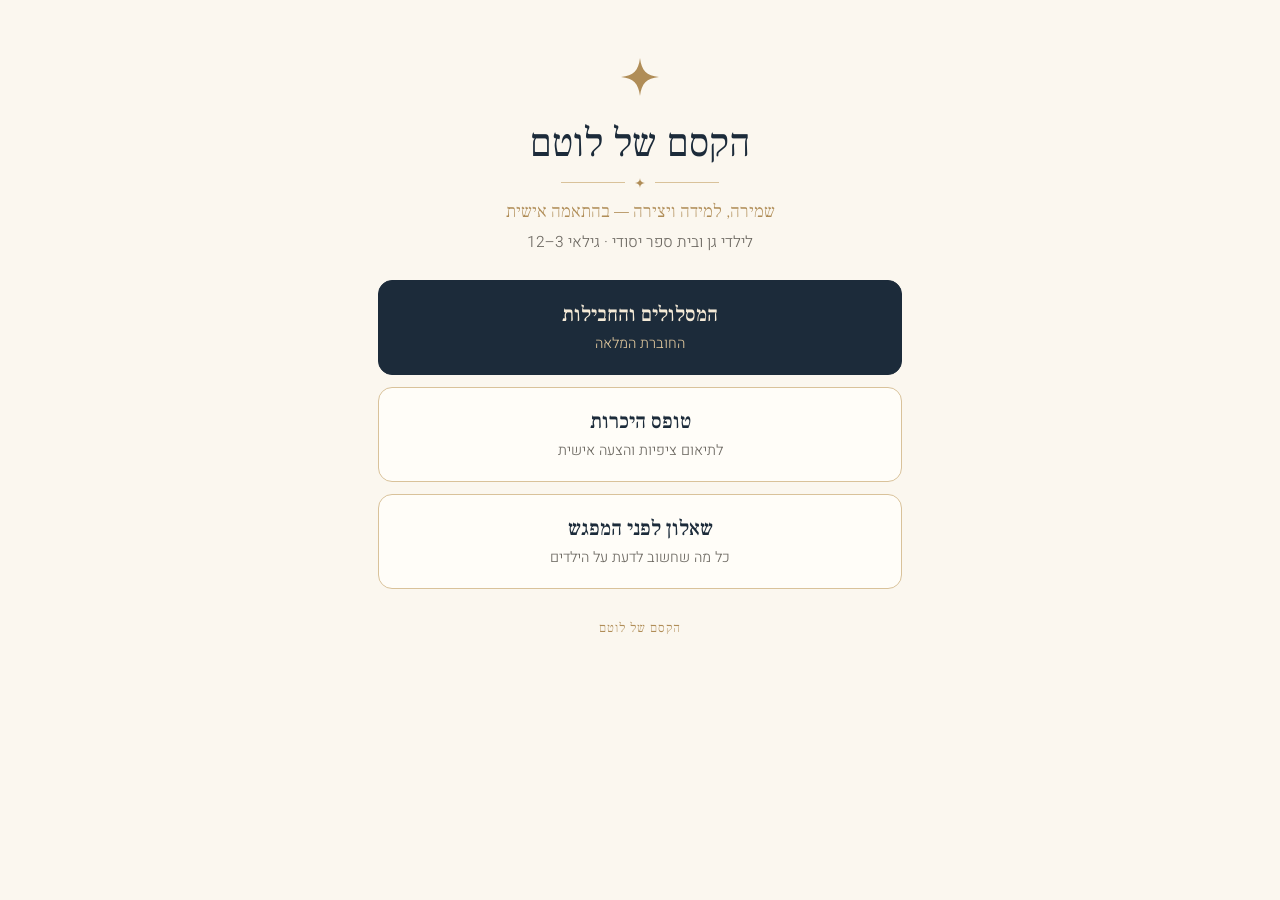
<file: index.html>
<!doctype html>
<html lang="he" dir="rtl">
<head>
<meta charset="utf-8">
<meta name="viewport" content="width=device-width, initial-scale=1">
<title>הקסם של לוטם</title>
<link rel="preconnect" href="https://fonts.googleapis.com">
<link rel="preconnect" href="https://fonts.gstatic.com" crossorigin>
<link href="https://fonts.googleapis.com/css2?family=Frank+Ruhl+Libre:wght@400;500&family=Heebo:wght@300;400;500&display=swap" rel="stylesheet">
<link rel="stylesheet" href="style.css">
</head>
<body>
<div class="wrap">
  <div class="hero">
    <svg class="star" viewBox="0 0 24 24"><path fill="currentColor" d="M12 0C13 8 16 11 24 12C16 13 13 16 12 24C11 16 8 13 0 12C8 11 11 8 12 0Z"/></svg>
    <h1>הקסם של לוטם</h1>
    <div class="ornament"><svg viewBox="0 0 24 24"><path fill="currentColor" d="M12 0C13 8 16 11 24 12C16 13 13 16 12 24C11 16 8 13 0 12C8 11 11 8 12 0Z"/></svg></div>
    <div class="tag">שמירה, למידה ויצירה — בהתאמה אישית</div>
    <p class="lead" style="margin-top:6px">לילדי גן ובית ספר יסודי · גילאי 3–12</p>
  </div>

  <div class="links">
    <a class="dark" href="brochure.pdf"><b>המסלולים והחבילות</b><span>החוברת המלאה</span></a>
    <a href="intake.html"><b>טופס היכרות</b><span>לתיאום ציפיות והצעה אישית</span></a>
    <a href="before.html"><b>שאלון לפני המפגש</b><span>כל מה שחשוב לדעת על הילדים</span></a>
  </div>

  <div class="foot">הקסם של לוטם</div>
</div>
</body>
</html>
</file>
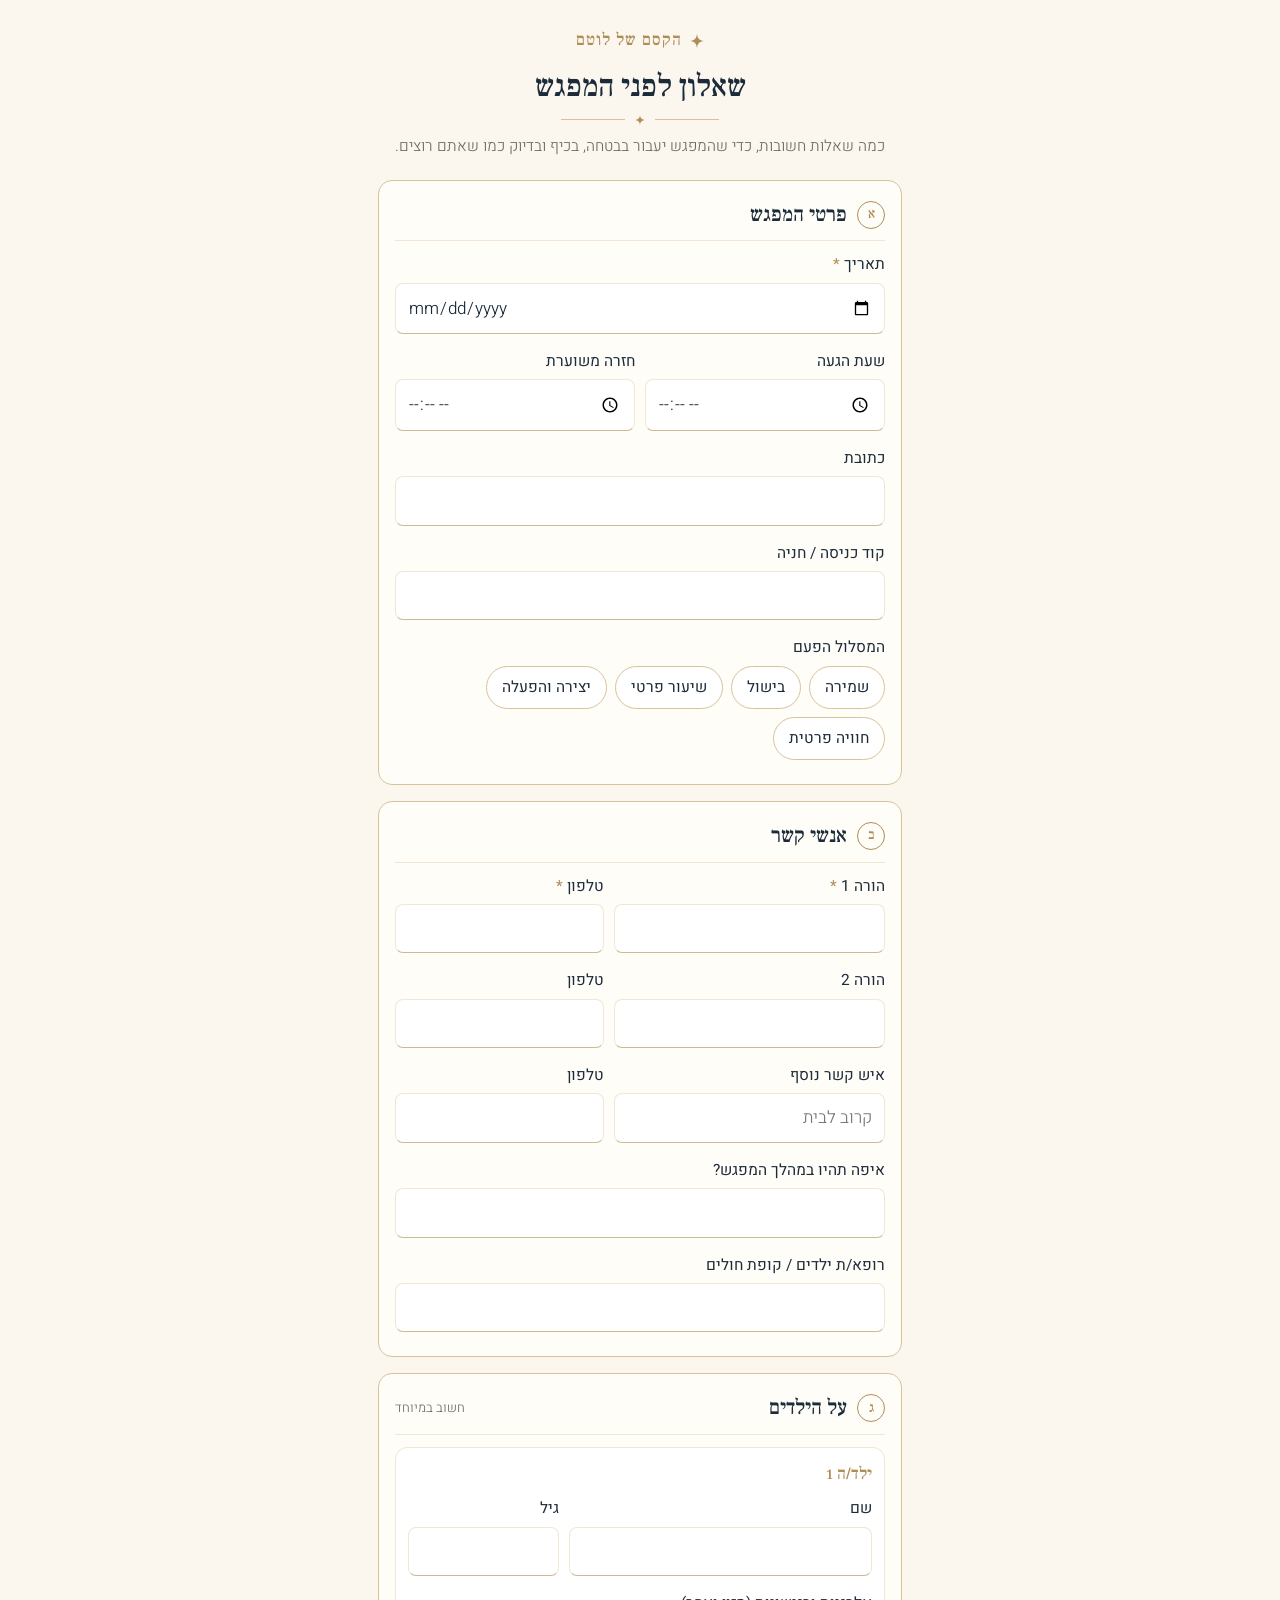
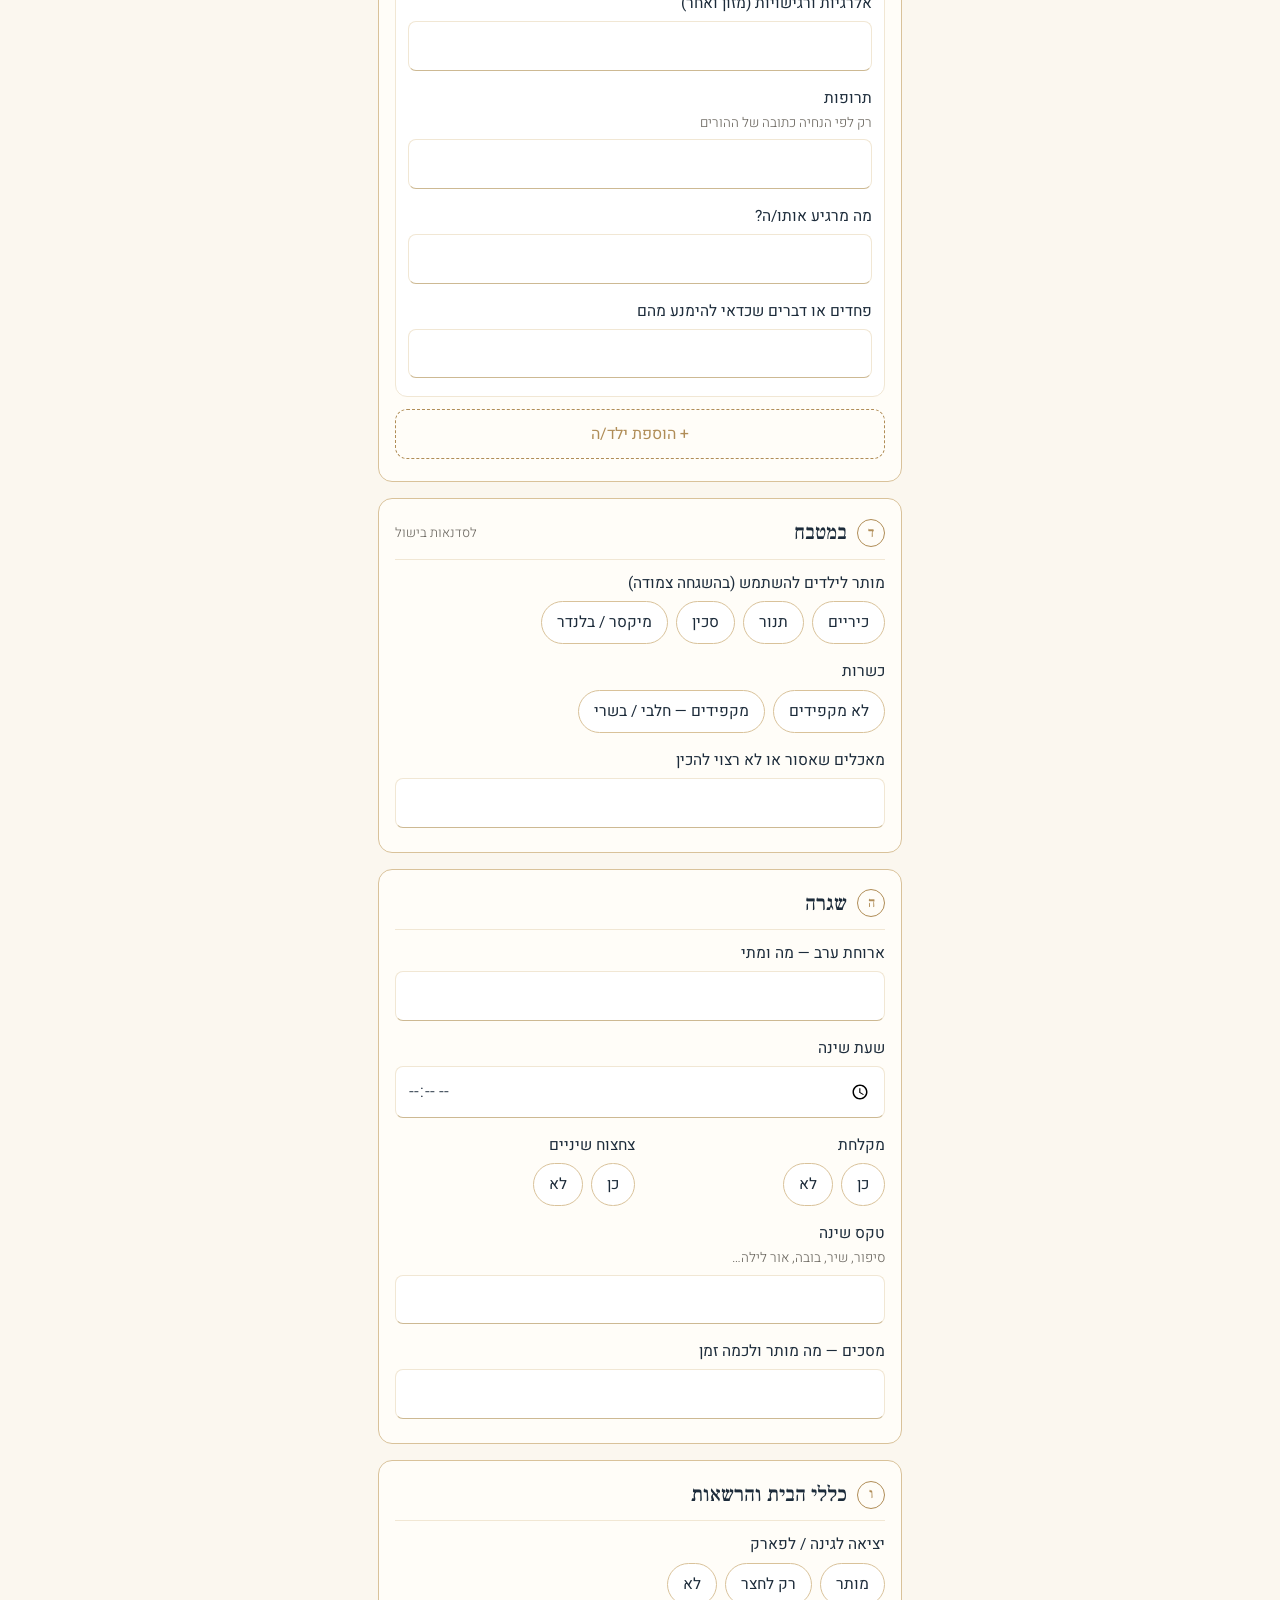
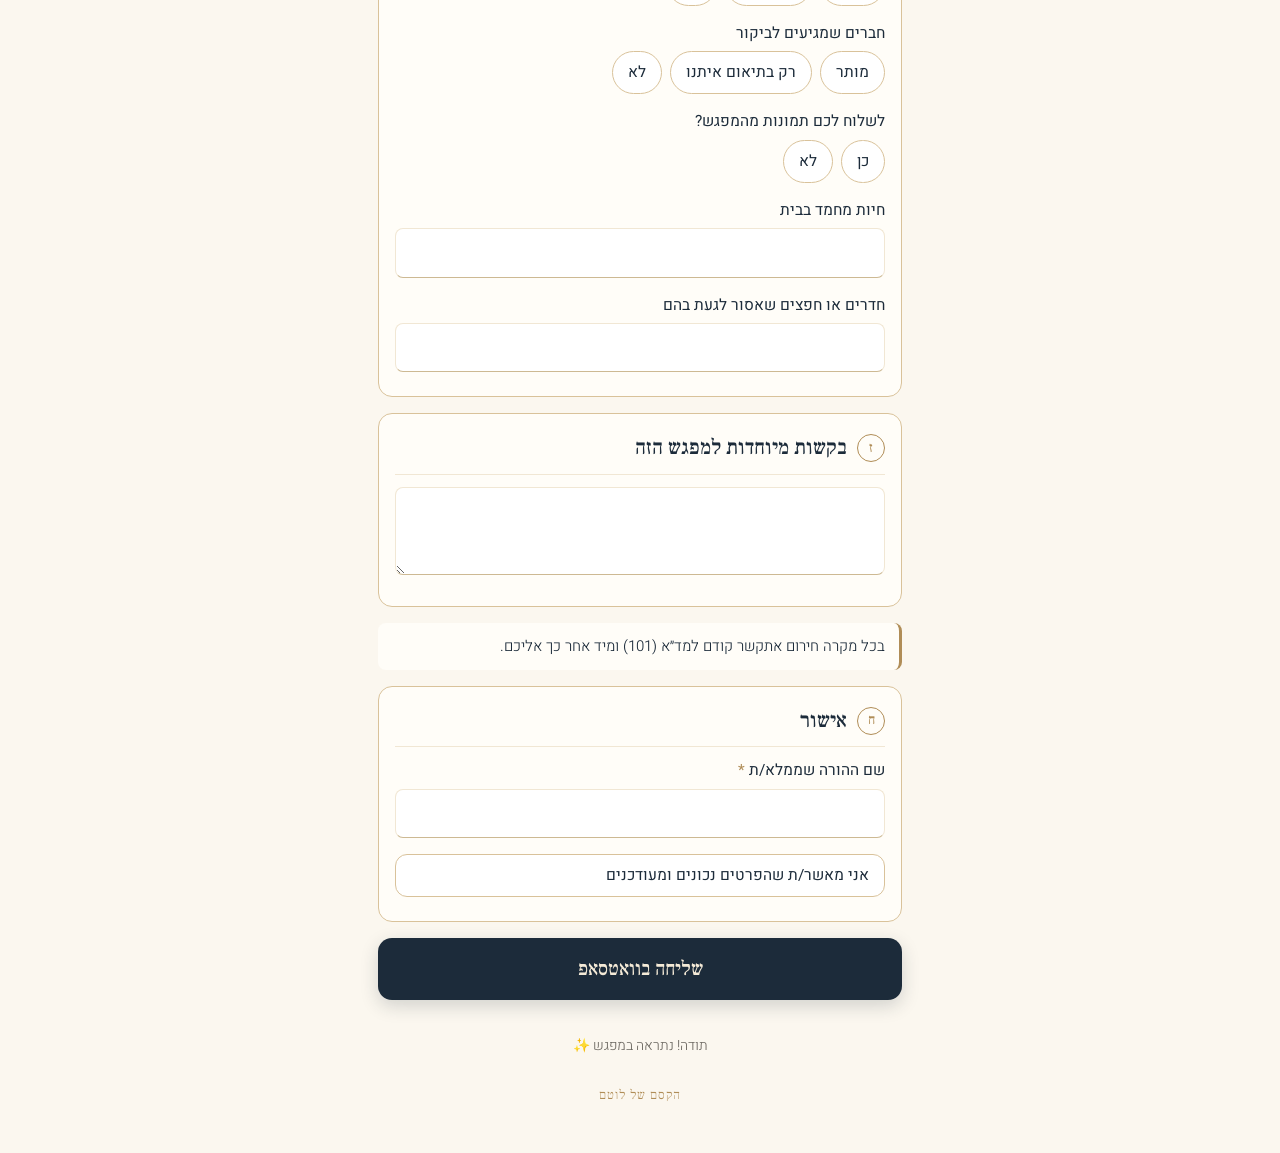
<file: before.html>
<!doctype html>
<html lang="he" dir="rtl">
<head>
<meta charset="utf-8">
<meta name="viewport" content="width=device-width, initial-scale=1">
<title>שאלון לפני המפגש · הקסם של לוטם</title>
<link rel="preconnect" href="https://fonts.googleapis.com">
<link rel="preconnect" href="https://fonts.gstatic.com" crossorigin>
<link href="https://fonts.googleapis.com/css2?family=Frank+Ruhl+Libre:wght@400;500&family=Heebo:wght@300;400;500&display=swap" rel="stylesheet">
<link rel="stylesheet" href="style.css">
</head>
<body>
<div class="wrap">
  <a class="brand" href="./"><svg viewBox="0 0 24 24"><path fill="currentColor" d="M12 0C13 8 16 11 24 12C16 13 13 16 12 24C11 16 8 13 0 12C8 11 11 8 12 0Z"/></svg>הקסם של לוטם</a>
  <h1>שאלון לפני המפגש</h1>
  <div class="ornament"><svg viewBox="0 0 24 24"><path fill="currentColor" d="M12 0C13 8 16 11 24 12C16 13 13 16 12 24C11 16 8 13 0 12C8 11 11 8 12 0Z"/></svg></div>
  <p class="lead">כמה שאלות חשובות, כדי שהמפגש יעבור בבטחה, בכיף ובדיוק כמו שאתם רוצים.</p>

  <form class="wa" data-title="שאלון לפני המפגש" novalidate>

    <section class="card" data-title="פרטי המפגש">
      <h2><span class="num">א</span>פרטי המפגש</h2>
      <div class="q" data-label="תאריך"><label class="req" for="b-date">תאריך</label><input id="b-date" type="date" required></div>
      <div class="pair">
        <div class="q" data-label="שעת הגעה"><label for="b-in">שעת הגעה</label><input id="b-in" type="time"></div>
        <div class="q" data-label="חזרה משוערת"><label for="b-out">חזרה משוערת</label><input id="b-out" type="time"></div>
      </div>
      <div class="q" data-label="כתובת"><label for="b-addr">כתובת</label><input id="b-addr" type="text" autocomplete="street-address"></div>
      <div class="q" data-label="קוד כניסה / חניה"><label for="b-code">קוד כניסה / חניה</label><input id="b-code" type="text"></div>
      <div class="q" data-label="המסלול הפעם">
        <span class="lab">המסלול הפעם</span>
        <div class="chips">
          <label><input type="checkbox" value="שמירה"><span>שמירה</span></label>
          <label><input type="checkbox" value="בישול"><span>בישול</span></label>
          <label><input type="checkbox" value="שיעור פרטי"><span>שיעור פרטי</span></label>
          <label><input type="checkbox" value="יצירה והפעלה"><span>יצירה והפעלה</span></label>
          <label><input type="checkbox" value="חוויה פרטית"><span>חוויה פרטית</span></label>
        </div>
      </div>
    </section>

    <section class="card" data-title="אנשי קשר">
      <h2><span class="num">ב</span>אנשי קשר</h2>
      <div class="pair">
        <div class="q" data-label="הורה 1" style="flex:1.3"><label class="req" for="p1">הורה 1</label><input id="p1" type="text" required></div>
        <div class="q" data-label="טלפון הורה 1"><label class="req" for="p1t">טלפון</label><input id="p1t" type="tel" inputmode="tel" required></div>
      </div>
      <div class="pair">
        <div class="q" data-label="הורה 2" style="flex:1.3"><label for="p2">הורה 2</label><input id="p2" type="text"></div>
        <div class="q" data-label="טלפון הורה 2"><label for="p2t">טלפון</label><input id="p2t" type="tel" inputmode="tel"></div>
      </div>
      <div class="pair">
        <div class="q" data-label="איש קשר נוסף" style="flex:1.3"><label for="p3">איש קשר נוסף</label><input id="p3" type="text" placeholder="קרוב לבית"></div>
        <div class="q" data-label="טלפון איש קשר נוסף"><label for="p3t">טלפון</label><input id="p3t" type="tel" inputmode="tel"></div>
      </div>
      <div class="q" data-label="איפה נמצאים ההורים"><label for="b-where">איפה תהיו במהלך המפגש?</label><input id="b-where" type="text"></div>
      <div class="q" data-label="רופא/ת ילדים / קופה"><label for="b-doc">רופא/ת ילדים / קופת חולים</label><input id="b-doc" type="text"></div>
    </section>

    <section class="card" data-title="על הילדים">
      <h2><span class="num">ג</span>על הילדים<span class="hint">חשוב במיוחד</span></h2>
      <div class="children"></div>
      <button type="button" class="add">+ הוספת ילד/ה</button>
    </section>

    <section class="card" data-title="במטבח">
      <h2><span class="num">ד</span>במטבח<span class="hint">לסדנאות בישול</span></h2>
      <div class="q" data-label="מותר לילדים (בהשגחה צמודה)">
        <span class="lab">מותר לילדים להשתמש (בהשגחה צמודה)</span>
        <div class="chips">
          <label><input type="checkbox" value="כיריים"><span>כיריים</span></label>
          <label><input type="checkbox" value="תנור"><span>תנור</span></label>
          <label><input type="checkbox" value="סכין"><span>סכין</span></label>
          <label><input type="checkbox" value="מיקסר / בלנדר"><span>מיקסר / בלנדר</span></label>
        </div>
      </div>
      <div class="q" data-label="כשרות">
        <span class="lab">כשרות</span>
        <div class="chips">
          <label><input type="radio" name="kosher" value="לא מקפידים"><span>לא מקפידים</span></label>
          <label><input type="radio" name="kosher" value="מקפידים — חלבי/בשרי לפי כלים מסומנים"><span>מקפידים — חלבי / בשרי</span></label>
        </div>
      </div>
      <div class="q" data-label="מאכלים שאסור / לא רצוי להכין"><label for="b-nofood">מאכלים שאסור או לא רצוי להכין</label><input id="b-nofood" type="text"></div>
    </section>

    <section class="card" data-title="שגרה">
      <h2><span class="num">ה</span>שגרה</h2>
      <div class="q" data-label="ארוחת ערב"><label for="b-dinner">ארוחת ערב — מה ומתי</label><input id="b-dinner" type="text"></div>
      <div class="q" data-label="שעת שינה"><label for="b-sleep">שעת שינה</label><input id="b-sleep" type="time"></div>
      <div class="pair">
        <div class="q" data-label="מקלחת">
          <span class="lab">מקלחת</span>
          <div class="chips">
            <label><input type="radio" name="shower" value="כן"><span>כן</span></label>
            <label><input type="radio" name="shower" value="לא"><span>לא</span></label>
          </div>
        </div>
        <div class="q" data-label="צחצוח שיניים">
          <span class="lab">צחצוח שיניים</span>
          <div class="chips">
            <label><input type="radio" name="teeth" value="כן"><span>כן</span></label>
            <label><input type="radio" name="teeth" value="לא"><span>לא</span></label>
          </div>
        </div>
      </div>
      <div class="q" data-label="טקס שינה"><label for="b-ritual">טקס שינה</label><span class="sub">סיפור, שיר, בובה, אור לילה…</span><input id="b-ritual" type="text"></div>
      <div class="q" data-label="מסכים"><label for="b-screens">מסכים — מה מותר ולכמה זמן</label><input id="b-screens" type="text"></div>
    </section>

    <section class="card" data-title="כללי הבית והרשאות">
      <h2><span class="num">ו</span>כללי הבית והרשאות</h2>
      <div class="q" data-label="יציאה לגינה / לפארק">
        <span class="lab">יציאה לגינה / לפארק</span>
        <div class="chips">
          <label><input type="radio" name="out" value="מותר"><span>מותר</span></label>
          <label><input type="radio" name="out" value="רק לחצר"><span>רק לחצר</span></label>
          <label><input type="radio" name="out" value="לא"><span>לא</span></label>
        </div>
      </div>
      <div class="q" data-label="חברים שמגיעים לביקור">
        <span class="lab">חברים שמגיעים לביקור</span>
        <div class="chips">
          <label><input type="radio" name="guests" value="מותר"><span>מותר</span></label>
          <label><input type="radio" name="guests" value="רק בתיאום איתנו"><span>רק בתיאום איתנו</span></label>
          <label><input type="radio" name="guests" value="לא"><span>לא</span></label>
        </div>
      </div>
      <div class="q" data-label="לשלוח תמונות מהמפגש">
        <span class="lab">לשלוח לכם תמונות מהמפגש?</span>
        <div class="chips">
          <label><input type="radio" name="photos" value="כן"><span>כן</span></label>
          <label><input type="radio" name="photos" value="לא"><span>לא</span></label>
        </div>
      </div>
      <div class="q" data-label="חיות מחמד"><label for="b-pets">חיות מחמד בבית</label><input id="b-pets" type="text"></div>
      <div class="q" data-label="חדרים / חפצים שאסור לגעת בהם"><label for="b-nogo">חדרים או חפצים שאסור לגעת בהם</label><input id="b-nogo" type="text"></div>
    </section>

    <section class="card" data-title="בקשות מיוחדות">
      <h2><span class="num">ז</span>בקשות מיוחדות למפגש הזה</h2>
      <div class="q" data-label="בקשות"><textarea aria-label="בקשות מיוחדות למפגש הזה"></textarea></div>
    </section>

    <p class="note">בכל מקרה חירום אתקשר קודם למד״א (101) ומיד אחר כך אליכם.</p>

    <section class="card" data-title="אישור">
      <h2><span class="num">ח</span>אישור</h2>
      <div class="q" data-label="מילא/ה את הטופס"><label class="req" for="b-signer">שם ההורה שממלא/ת</label><input id="b-signer" type="text" required></div>
      <div class="q" data-label="אישור">
        <div class="chips stack">
          <label><input type="checkbox" value="הפרטים נכונים ומעודכנים"><span>אני מאשר/ת שהפרטים נכונים ומעודכנים</span></label>
        </div>
      </div>
    </section>

    <button class="send" type="submit">שליחה בוואטסאפ</button>
    <div class="error" role="alert"></div>
    <p class="after">תודה! נתראה במפגש ✨</p>

    <template id="child-template">
      <div class="child">
        <div class="child-h"><b>ילד/ה</b><button type="button" class="rm">הסרה ✕</button></div>
        <div class="pair">
          <div class="q" data-label="שם" style="flex:2"><label>שם</label><input type="text"></div>
          <div class="q" data-label="גיל"><label>גיל</label><input type="number" inputmode="numeric" min="0" max="18"></div>
        </div>
        <div class="q" data-label="אלרגיות ורגישויות"><label>אלרגיות ורגישויות (מזון ואחר)</label><input type="text"></div>
        <div class="q" data-label="תרופות"><label>תרופות</label><span class="sub">רק לפי הנחיה כתובה של ההורים</span><input type="text"></div>
        <div class="q" data-label="מה מרגיע"><label>מה מרגיע אותו/ה?</label><input type="text"></div>
        <div class="q" data-label="פחדים / להימנע"><label>פחדים או דברים שכדאי להימנע מהם</label><input type="text"></div>
      </div>
    </template>
  </form>

  <div class="foot">הקסם של לוטם</div>
</div>
<script src="form.js"></script>
</body>
</html>
</file>
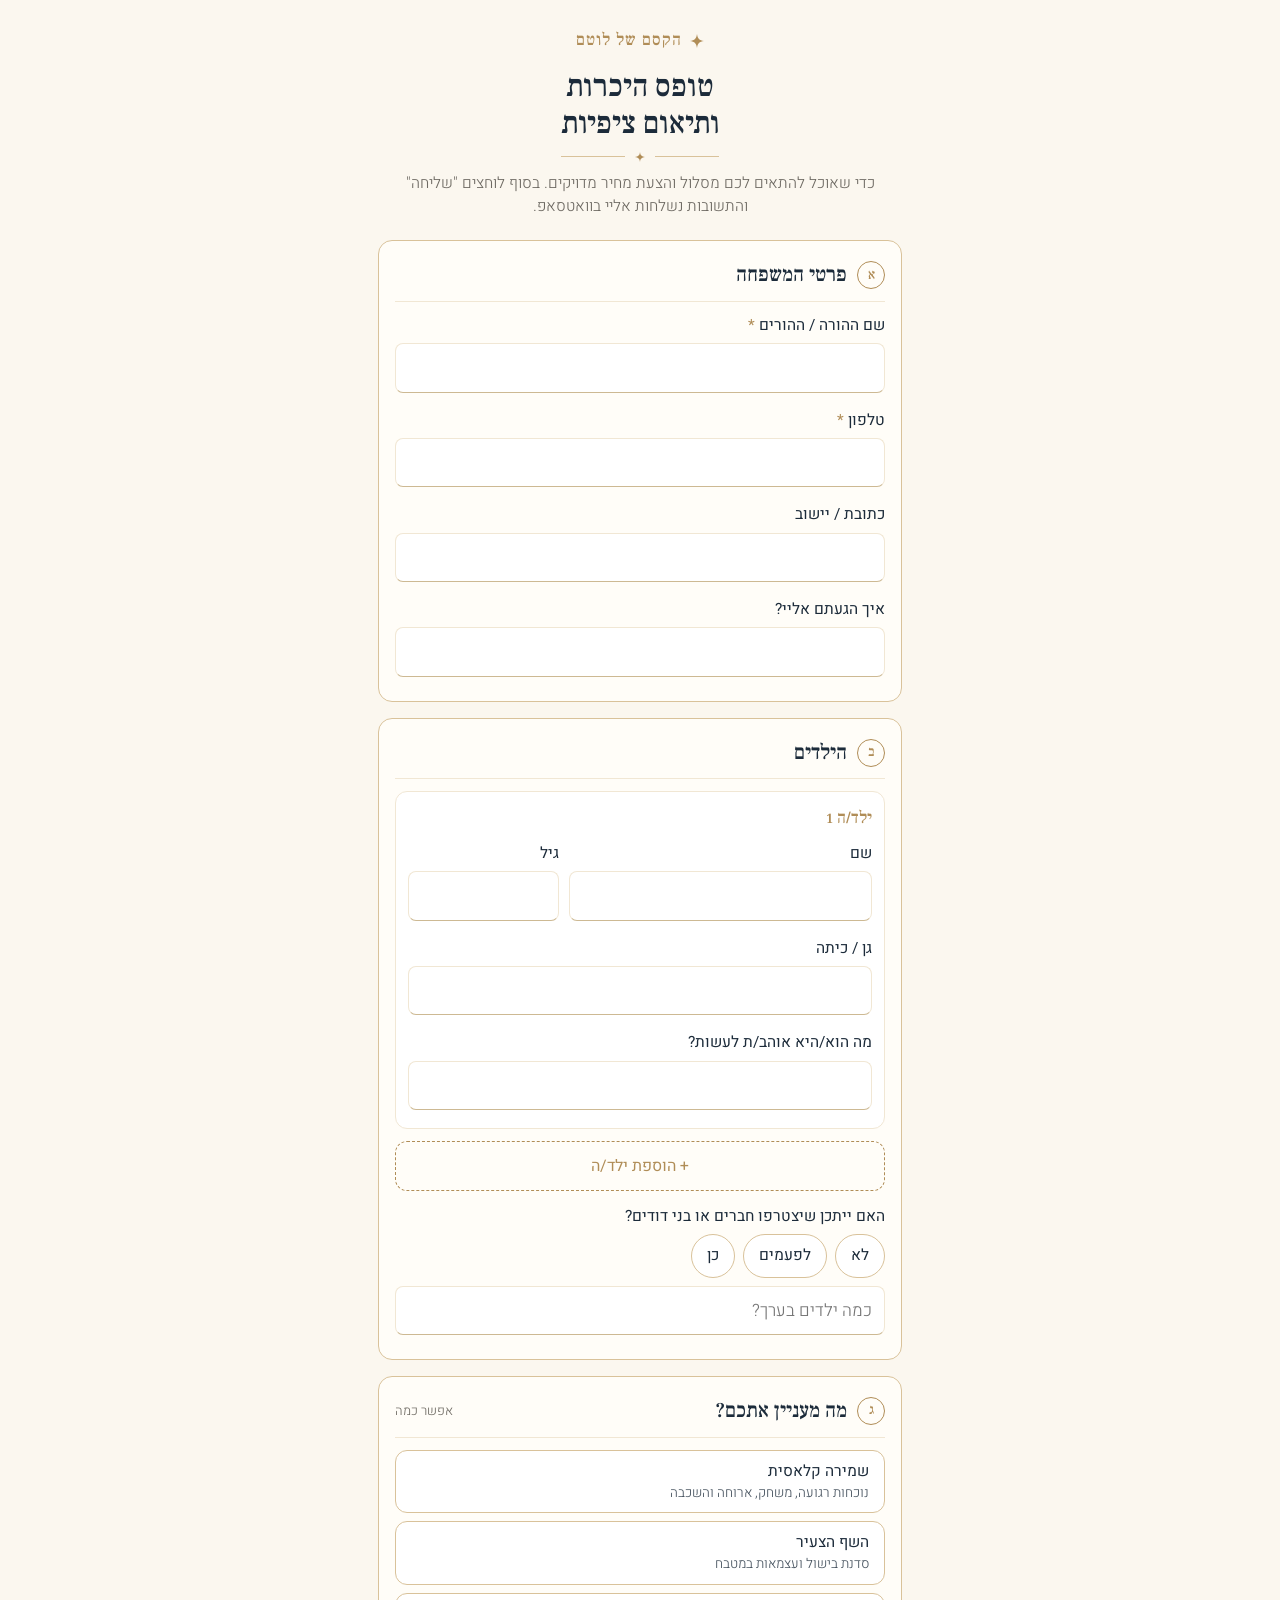
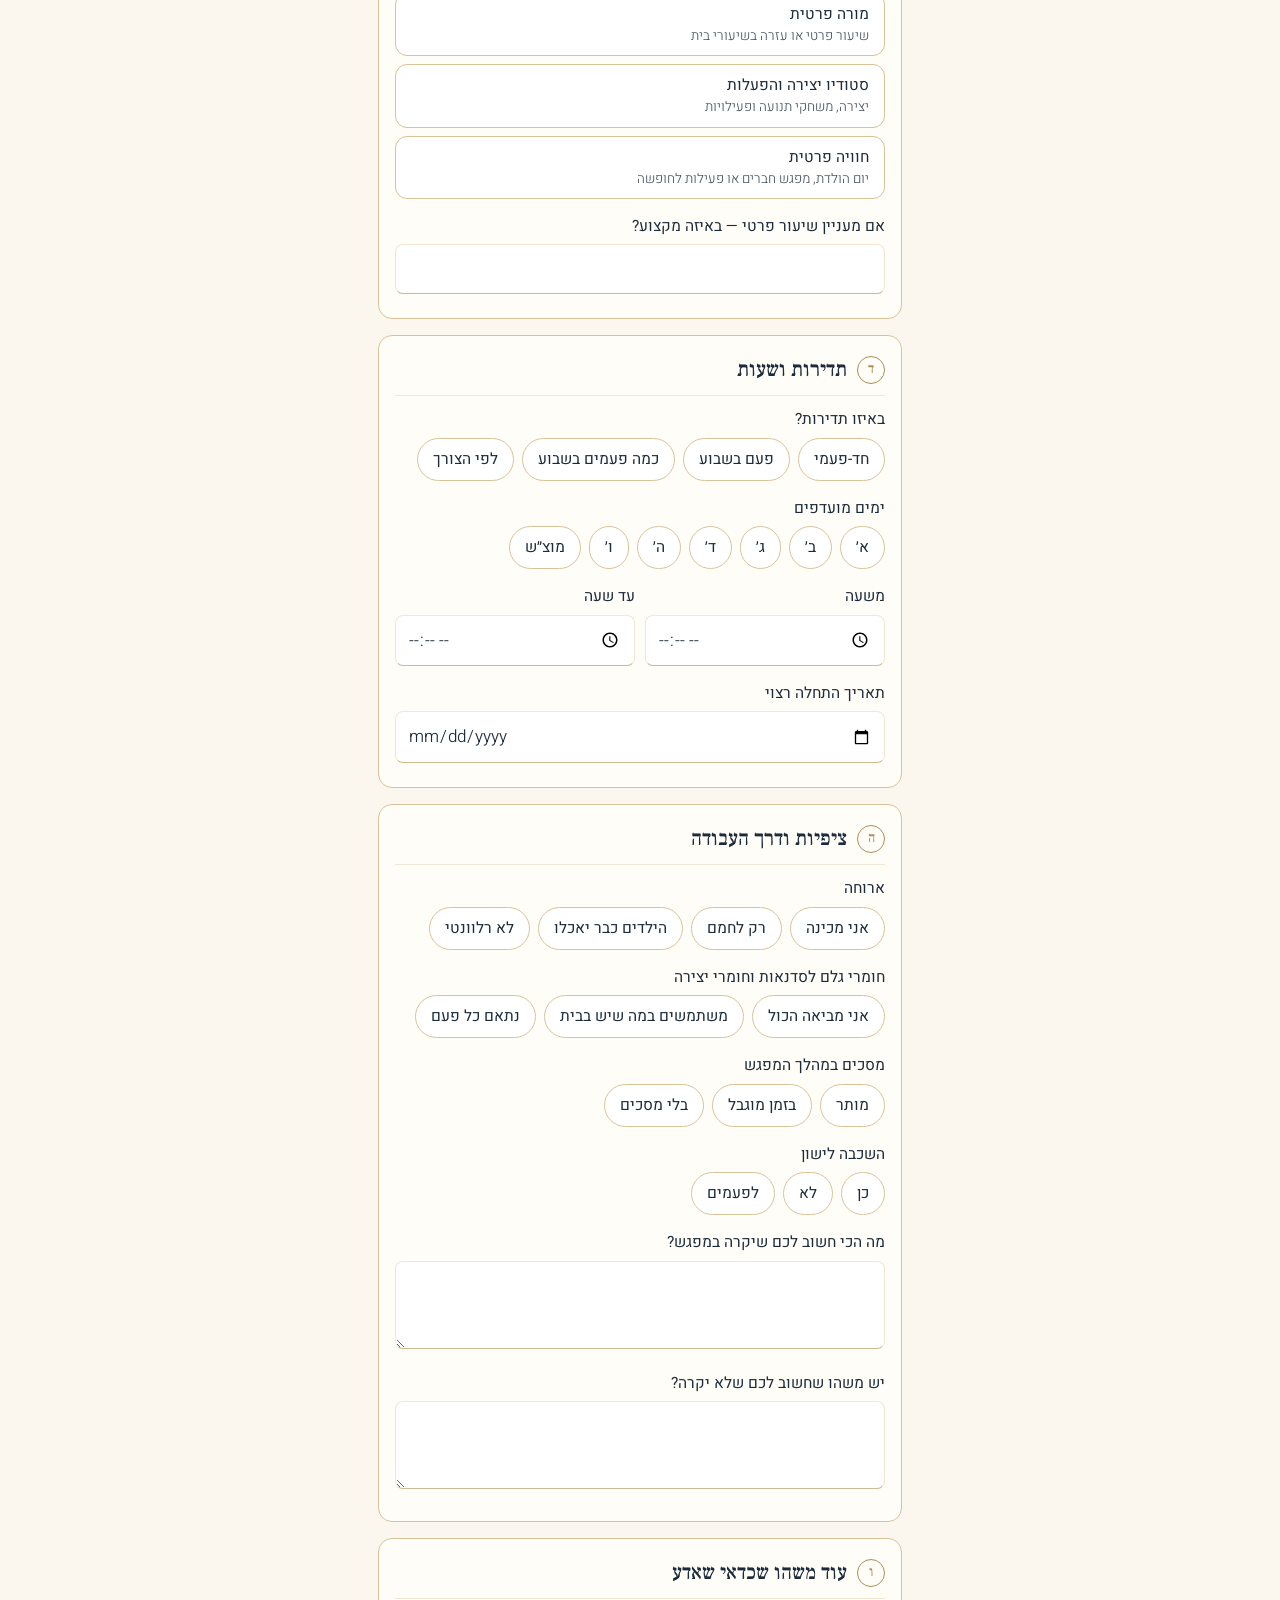
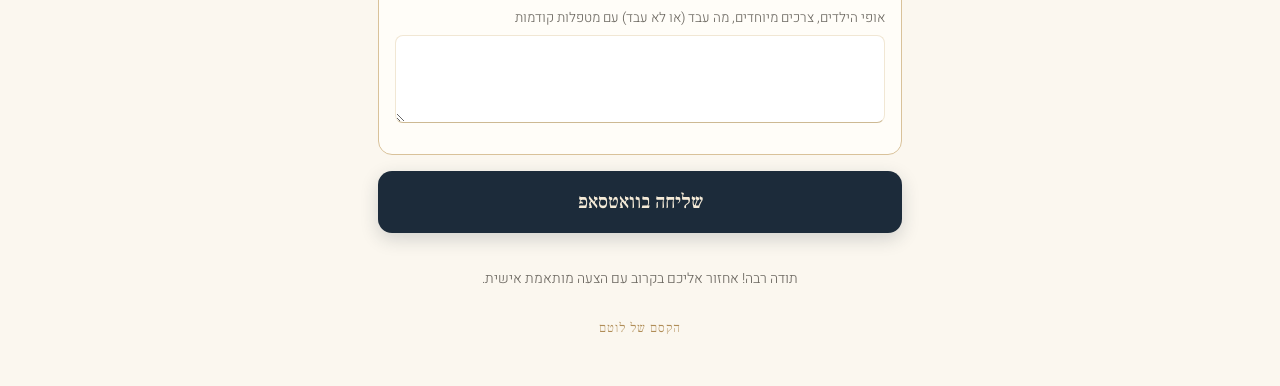
<file: intake.html>
<!doctype html>
<html lang="he" dir="rtl">
<head>
<meta charset="utf-8">
<meta name="viewport" content="width=device-width, initial-scale=1">
<title>טופס היכרות · הקסם של לוטם</title>
<link rel="preconnect" href="https://fonts.googleapis.com">
<link rel="preconnect" href="https://fonts.gstatic.com" crossorigin>
<link href="https://fonts.googleapis.com/css2?family=Frank+Ruhl+Libre:wght@400;500&family=Heebo:wght@300;400;500&display=swap" rel="stylesheet">
<link rel="stylesheet" href="style.css">
</head>
<body>
<div class="wrap">
  <a class="brand" href="./"><svg viewBox="0 0 24 24"><path fill="currentColor" d="M12 0C13 8 16 11 24 12C16 13 13 16 12 24C11 16 8 13 0 12C8 11 11 8 12 0Z"/></svg>הקסם של לוטם</a>
  <h1>טופס היכרות<br>ותיאום ציפיות</h1>
  <div class="ornament"><svg viewBox="0 0 24 24"><path fill="currentColor" d="M12 0C13 8 16 11 24 12C16 13 13 16 12 24C11 16 8 13 0 12C8 11 11 8 12 0Z"/></svg></div>
  <p class="lead">כדי שאוכל להתאים לכם מסלול והצעת מחיר מדויקים. בסוף לוחצים "שליחה" והתשובות נשלחות אליי בוואטסאפ.</p>

  <form class="wa" data-title="טופס היכרות ותיאום ציפיות" novalidate>

    <section class="card" data-title="פרטי המשפחה">
      <h2><span class="num">א</span>פרטי המשפחה</h2>
      <div class="q" data-label="שם ההורה"><label class="req" for="f-name">שם ההורה / ההורים</label><input id="f-name" type="text" required autocomplete="name"></div>
      <div class="q" data-label="טלפון"><label class="req" for="f-tel">טלפון</label><input id="f-tel" type="tel" required inputmode="tel" autocomplete="tel"></div>
      <div class="q" data-label="כתובת / יישוב"><label for="f-addr">כתובת / יישוב</label><input id="f-addr" type="text" autocomplete="street-address"></div>
      <div class="q" data-label="איך הגיעו אליי"><label for="f-ref">איך הגעתם אליי?</label><input id="f-ref" type="text"></div>
    </section>

    <section class="card" data-title="הילדים">
      <h2><span class="num">ב</span>הילדים</h2>
      <div class="children"></div>
      <button type="button" class="add">+ הוספת ילד/ה</button>
      <div class="q" data-label="חברים / בני דודים שעשויים להצטרף">
        <span class="lab">האם ייתכן שיצטרפו חברים או בני דודים?</span>
        <div class="chips">
          <label><input type="radio" name="friends" value="לא"><span>לא</span></label>
          <label><input type="radio" name="friends" value="לפעמים"><span>לפעמים</span></label>
          <label><input type="radio" name="friends" value="כן"><span>כן</span></label>
        </div>
        <input class="extra" type="text" placeholder="כמה ילדים בערך?" data-prefix="כמות:">
      </div>
    </section>

    <section class="card" data-title="מה מעניין אתכם">
      <h2><span class="num">ג</span>מה מעניין אתכם?<span class="hint">אפשר כמה</span></h2>
      <div class="q" data-label="מסלולים">
        <div class="chips stack">
          <label><input type="checkbox" value="שמירה קלאסית"><span>שמירה קלאסית<small>נוכחות רגועה, משחק, ארוחה והשכבה</small></span></label>
          <label><input type="checkbox" value="השף הצעיר"><span>השף הצעיר<small>סדנת בישול ועצמאות במטבח</small></span></label>
          <label><input type="checkbox" value="מורה פרטית"><span>מורה פרטית<small>שיעור פרטי או עזרה בשיעורי בית</small></span></label>
          <label><input type="checkbox" value="סטודיו יצירה והפעלות"><span>סטודיו יצירה והפעלות<small>יצירה, משחקי תנועה ופעילויות</small></span></label>
          <label><input type="checkbox" value="חוויה פרטית"><span>חוויה פרטית<small>יום הולדת, מפגש חברים או פעילות לחופשה</small></span></label>
        </div>
      </div>
      <div class="q" data-label="מקצוע לשיעור פרטי"><label for="f-subj">אם מעניין שיעור פרטי — באיזה מקצוע?</label><input id="f-subj" type="text"></div>
    </section>

    <section class="card" data-title="תדירות ושעות">
      <h2><span class="num">ד</span>תדירות ושעות</h2>
      <div class="q" data-label="תדירות">
        <span class="lab">באיזו תדירות?</span>
        <div class="chips">
          <label><input type="radio" name="freq" value="חד-פעמי"><span>חד-פעמי</span></label>
          <label><input type="radio" name="freq" value="פעם בשבוע"><span>פעם בשבוע</span></label>
          <label><input type="radio" name="freq" value="כמה פעמים בשבוע"><span>כמה פעמים בשבוע</span></label>
          <label><input type="radio" name="freq" value="לפי הצורך"><span>לפי הצורך</span></label>
        </div>
      </div>
      <div class="q" data-label="ימים מועדפים">
        <span class="lab">ימים מועדפים</span>
        <div class="chips">
          <label><input type="checkbox" value="א׳"><span>א׳</span></label>
          <label><input type="checkbox" value="ב׳"><span>ב׳</span></label>
          <label><input type="checkbox" value="ג׳"><span>ג׳</span></label>
          <label><input type="checkbox" value="ד׳"><span>ד׳</span></label>
          <label><input type="checkbox" value="ה׳"><span>ה׳</span></label>
          <label><input type="checkbox" value="ו׳"><span>ו׳</span></label>
          <label><input type="checkbox" value="מוצ״ש"><span>מוצ״ש</span></label>
        </div>
      </div>
      <div class="pair">
        <div class="q" data-label="משעה"><label for="f-from">משעה</label><input id="f-from" type="time"></div>
        <div class="q" data-label="עד שעה"><label for="f-to">עד שעה</label><input id="f-to" type="time"></div>
      </div>
      <div class="q" data-label="תאריך התחלה רצוי"><label for="f-start">תאריך התחלה רצוי</label><input id="f-start" type="date"></div>
    </section>

    <section class="card" data-title="ציפיות ודרך העבודה">
      <h2><span class="num">ה</span>ציפיות ודרך העבודה</h2>
      <div class="q" data-label="ארוחה">
        <span class="lab">ארוחה</span>
        <div class="chips">
          <label><input type="radio" name="meal" value="אני מכינה"><span>אני מכינה</span></label>
          <label><input type="radio" name="meal" value="רק לחמם"><span>רק לחמם</span></label>
          <label><input type="radio" name="meal" value="הילדים כבר יאכלו"><span>הילדים כבר יאכלו</span></label>
          <label><input type="radio" name="meal" value="לא רלוונטי"><span>לא רלוונטי</span></label>
        </div>
      </div>
      <div class="q" data-label="חומרי גלם וחומרי יצירה">
        <span class="lab">חומרי גלם לסדנאות וחומרי יצירה</span>
        <div class="chips">
          <label><input type="radio" name="mat" value="אני מביאה הכול"><span>אני מביאה הכול</span></label>
          <label><input type="radio" name="mat" value="משתמשים במה שיש בבית"><span>משתמשים במה שיש בבית</span></label>
          <label><input type="radio" name="mat" value="נתאם כל פעם"><span>נתאם כל פעם</span></label>
        </div>
      </div>
      <div class="q" data-label="מסכים">
        <span class="lab">מסכים במהלך המפגש</span>
        <div class="chips">
          <label><input type="radio" name="screens" value="מותר"><span>מותר</span></label>
          <label><input type="radio" name="screens" value="בזמן מוגבל"><span>בזמן מוגבל</span></label>
          <label><input type="radio" name="screens" value="בלי מסכים"><span>בלי מסכים</span></label>
        </div>
      </div>
      <div class="q" data-label="השכבה לישון">
        <span class="lab">השכבה לישון</span>
        <div class="chips">
          <label><input type="radio" name="bed" value="כן"><span>כן</span></label>
          <label><input type="radio" name="bed" value="לא"><span>לא</span></label>
          <label><input type="radio" name="bed" value="לפעמים"><span>לפעמים</span></label>
        </div>
      </div>
      <div class="q" data-label="הכי חשוב שיקרה"><label for="f-want">מה הכי חשוב לכם שיקרה במפגש?</label><textarea id="f-want"></textarea></div>
      <div class="q" data-label="חשוב שלא יקרה"><label for="f-dont">יש משהו שחשוב לכם שלא יקרה?</label><textarea id="f-dont"></textarea></div>
    </section>

    <section class="card" data-title="עוד דברים שחשוב לדעת">
      <h2><span class="num">ו</span>עוד משהו שכדאי שאדע</h2>
      <div class="q" data-label="הערות">
        <span class="sub">אופי הילדים, צרכים מיוחדים, מה עבד (או לא עבד) עם מטפלות קודמות</span>
        <textarea aria-label="עוד משהו שכדאי שאדע"></textarea>
      </div>
    </section>

    <button class="send" type="submit">שליחה בוואטסאפ</button>
    <div class="error" role="alert"></div>
    <p class="after">תודה רבה! אחזור אליכם בקרוב עם הצעה מותאמת אישית.</p>

    <template id="child-template">
      <div class="child">
        <div class="child-h"><b>ילד/ה</b><button type="button" class="rm">הסרה ✕</button></div>
        <div class="pair">
          <div class="q" data-label="שם" style="flex:2"><label>שם</label><input type="text"></div>
          <div class="q" data-label="גיל"><label>גיל</label><input type="number" inputmode="numeric" min="0" max="18"></div>
        </div>
        <div class="q" data-label="גן / כיתה"><label>גן / כיתה</label><input type="text"></div>
        <div class="q" data-label="אוהב/ת לעשות"><label>מה הוא/היא אוהב/ת לעשות?</label><input type="text"></div>
      </div>
    </template>
  </form>

  <div class="foot">הקסם של לוטם</div>
</div>
<script src="form.js"></script>
</body>
</html>
</file>
<file: style.css>
:root {
  --ivory: #FBF7EF;
  --paper: #FFFDF8;
  --navy: #1C2B3A;
  --gold: #B08D57;
  --gold-soft: #D9C29A;
  --gold-faint: #F1E7D4;
  --muted: #6E6A63;
  --line: #CDB993;
  --err: #A4462F;
}
* { box-sizing: border-box; -webkit-tap-highlight-color: transparent; }
html, body { margin: 0; }
body {
  direction: rtl;
  font-family: "Heebo", system-ui, sans-serif;
  font-weight: 300;
  font-size: 17px;
  color: var(--navy);
  background: var(--ivory);
  line-height: 1.5;
}
.wrap { max-width: 560px; margin: 0 auto; padding: 28px 18px 48px; }

.brand {
  display: flex; align-items: center; justify-content: center; gap: 8px;
  font-family: "Frank Ruhl Libre", serif; font-weight: 500;
  font-size: 17px; letter-spacing: .06em; color: var(--gold);
  text-decoration: none;
}
.brand svg { width: 14px; height: 14px; }
h1 {
  font-family: "Frank Ruhl Libre", serif; font-weight: 500;
  font-size: 31px; line-height: 1.2; text-align: center; margin: 14px 0 6px;
}
.ornament { display: flex; align-items: center; justify-content: center; gap: 10px; color: var(--gold); margin: 10px 0; }
.ornament::before, .ornament::after { content: ""; height: 1px; width: 64px; background: var(--gold-soft); }
.ornament svg { width: 10px; height: 10px; }
.lead { text-align: center; color: var(--muted); font-size: 15.5px; margin: 0 0 22px; }

.card {
  background: var(--paper);
  border: 1px solid var(--gold-soft);
  border-radius: 14px;
  padding: 18px 16px 8px;
  margin-bottom: 16px;
}
.card h2 {
  display: flex; align-items: center; gap: 10px;
  font-family: "Frank Ruhl Libre", serif; font-weight: 500; font-size: 21px;
  margin: 0 0 12px; padding-bottom: 10px; border-bottom: 1px solid var(--gold-faint);
}
.card h2 .num {
  flex: none; width: 28px; height: 28px; border-radius: 50%;
  border: 1px solid var(--gold); color: var(--gold);
  display: inline-flex; align-items: center; justify-content: center; font-size: 14px;
}
.card h2 .hint { font-family: "Heebo", sans-serif; font-size: 13px; color: var(--muted); font-weight: 300; margin-inline-start: auto; }

.q { margin: 0 0 16px; }
.q > label, .q > .lab { display: block; font-weight: 400; font-size: 15.5px; margin-bottom: 6px; }
.q .sub { display: block; font-weight: 300; font-size: 13.5px; color: var(--muted); margin-top: -3px; margin-bottom: 6px; }
.req::after { content: " *"; color: var(--gold); }

input[type=text], input[type=tel], input[type=date], input[type=time], input[type=number], textarea {
  width: 100%;
  font: inherit; font-size: 17px; color: var(--navy);
  background: #fff;
  border: 1px solid var(--gold-faint);
  border-bottom: 1.5px solid var(--line);
  border-radius: 8px;
  padding: 11px 12px;
  outline: none;
  -webkit-appearance: none; appearance: none;
  min-height: 48px;
}
textarea { min-height: 88px; resize: vertical; }
input:focus, textarea:focus { border-color: var(--gold); box-shadow: 0 0 0 3px rgba(176,141,87,.15); }
.pair { display: flex; gap: 10px; }
.pair > .q { flex: 1; min-width: 0; }

.chips { display: flex; flex-wrap: wrap; gap: 8px; }
.chips label { position: relative; cursor: pointer; }
.chips input { position: absolute; opacity: 0; pointer-events: none; }
.chips span {
  display: inline-block; padding: 9px 15px; min-height: 42px;
  border: 1px solid var(--gold-soft); border-radius: 999px;
  background: #fff; font-size: 15.5px; font-weight: 400; line-height: 1.5;
  transition: background .15s, color .15s, border-color .15s;
}
.chips input:checked + span { background: var(--navy); color: #F4EAD7; border-color: var(--navy); }
.chips input:focus-visible + span { box-shadow: 0 0 0 3px rgba(176,141,87,.3); }
.chips.stack { flex-direction: column; }
.chips.stack span { display: block; border-radius: 12px; }
.chips.stack span small { display: block; font-weight: 300; font-size: 13.5px; opacity: .8; }
.extra { margin-top: 8px; }

.child {
  border: 1px solid var(--gold-faint); border-radius: 12px;
  padding: 14px 12px 2px; margin-bottom: 12px; background: #fff;
}
.child-h { display: flex; align-items: center; justify-content: space-between; margin-bottom: 10px; }
.child-h b { font-family: "Frank Ruhl Libre", serif; font-weight: 500; color: var(--gold); font-size: 17px; }
.rm { background: none; border: 0; color: var(--muted); font: inherit; font-size: 14px; padding: 6px; cursor: pointer; }
.add {
  width: 100%; margin: 0 0 14px; padding: 12px; font: inherit; font-size: 16px; font-weight: 400;
  color: var(--gold); background: transparent; border: 1px dashed var(--gold); border-radius: 12px; cursor: pointer;
}

.note {
  border-inline-start: 3px solid var(--gold); background: var(--paper);
  padding: 12px 14px; border-radius: 8px; font-size: 15px; margin: 0 0 16px;
}

.send {
  display: block; width: 100%; margin-top: 8px;
  font: inherit; font-family: "Frank Ruhl Libre", serif; font-weight: 500; font-size: 20px;
  color: #F4EAD7; background: var(--navy);
  border: 0; border-radius: 14px; padding: 16px; cursor: pointer;
  box-shadow: 0 6px 18px rgba(28,43,58,.18);
}
.send:active { transform: translateY(1px); }
.after { text-align: center; color: var(--muted); font-size: 14px; margin-top: 10px; }
.error { color: var(--err); font-size: 14.5px; text-align: center; margin-top: 10px; min-height: 1em; font-weight: 400; }
.invalid { border-color: var(--err) !important; }

/* landing */
.links { display: flex; flex-direction: column; gap: 12px; margin-top: 26px; }
.links a {
  display: block; text-decoration: none; color: var(--navy);
  background: var(--paper); border: 1px solid var(--gold-soft); border-radius: 14px;
  padding: 18px 18px; text-align: center;
}
.links a b { display: block; font-family: "Frank Ruhl Libre", serif; font-weight: 500; font-size: 21px; }
.links a span { font-size: 14.5px; color: var(--muted); }
.links a.dark { background: var(--navy); border-color: var(--navy); color: #F4EAD7; }
.links a.dark span { color: var(--gold-soft); }
.hero { text-align: center; padding-top: 30px; }
.hero .star { width: 38px; height: 38px; color: var(--gold); }
.hero h1 { font-size: 40px; font-weight: 400; margin-top: 16px; }
.hero .tag { font-family: "Frank Ruhl Libre", serif; color: var(--gold); font-size: 18px; }
.foot { text-align: center; font-family: "Frank Ruhl Libre", serif; color: var(--gold); font-size: 13px; letter-spacing: .08em; margin-top: 30px; }
</file>
